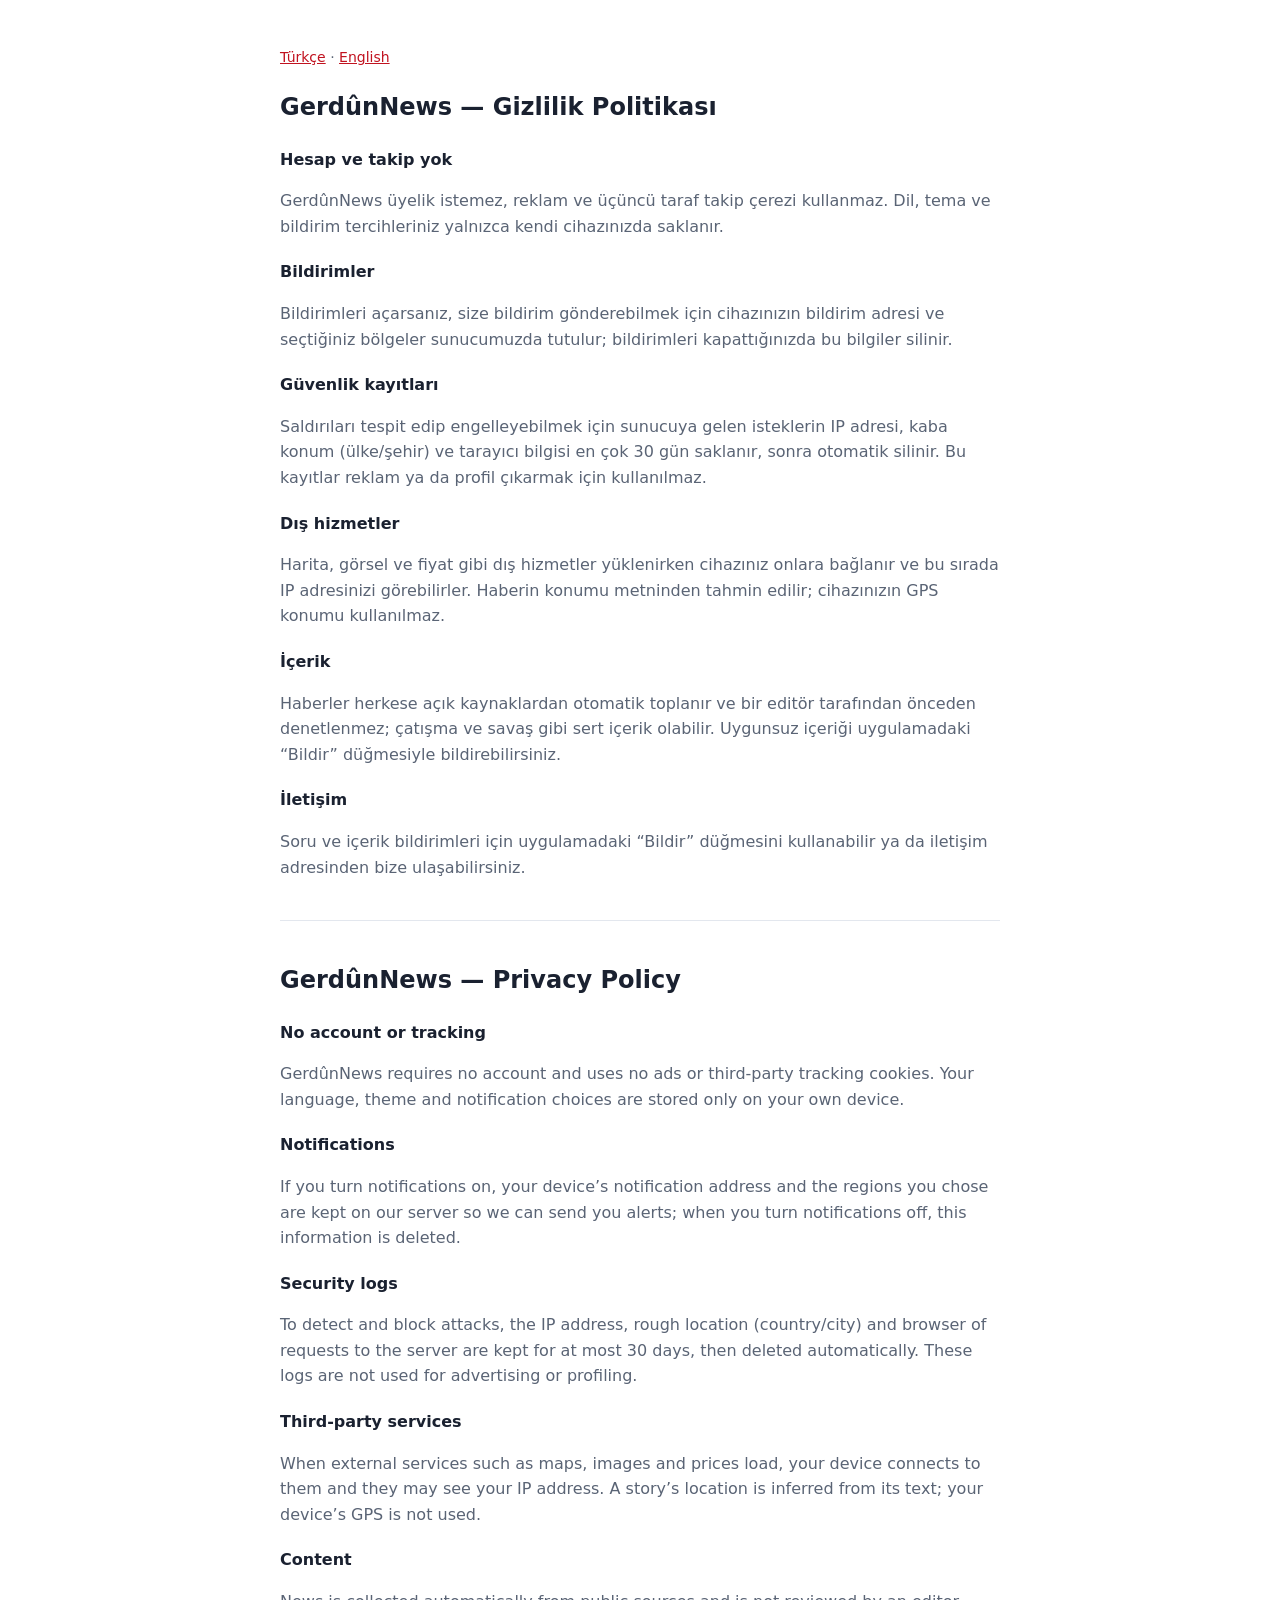
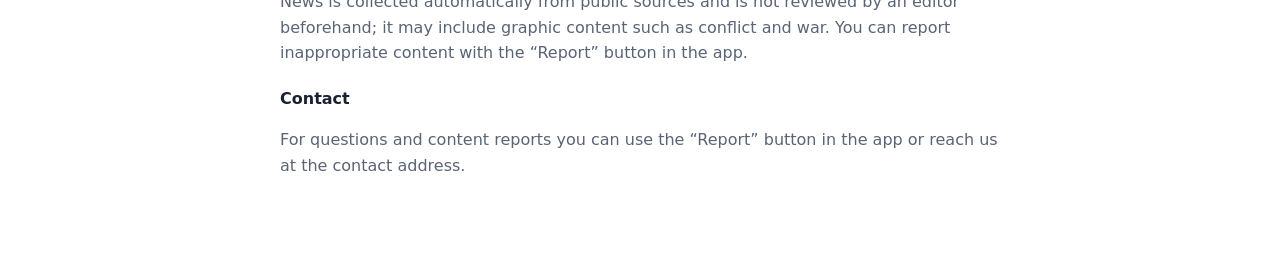
<file: gizlilik.html>
<!doctype html>
<html lang="tr">
<head>
<meta charset="utf-8">
<meta name="viewport" content="width=device-width, initial-scale=1">
<title>GerdûnNews — Gizlilik Politikası / Privacy Policy</title>
<meta name="description" content="GerdûnNews gizlilik politikası / privacy policy">
<style>
  :root { color-scheme: light dark; --fg: #1a2130; --muted: #5a6475; --bg: #fff; --line: #e3e7ee; --accent: #c1121f; }
  @media (prefers-color-scheme: dark) { :root { --fg: #e6ebf2; --muted: #aeb7c6; --bg: #131a27; --line: #2a3342; } }
  body { font: 16px/1.6 system-ui, -apple-system, Segoe UI, Roboto, sans-serif; color: var(--fg); background: var(--bg); margin: 0; }
  main { max-width: 720px; margin: 0 auto; padding: 32px 20px 64px; }
  h1 { font-size: 24px; } h2 { font-size: 19px; margin-top: 32px; } h3 { font-size: 16px; margin: 20px 0 4px; }
  p { color: var(--muted); } a { color: var(--accent); }
  hr { border: 0; border-top: 1px solid var(--line); margin: 40px 0; }
  .lang { font-size: 14px; color: var(--muted); }
</style>
</head>
<body>
<main>
  <p class="lang"><a href="#tr">Türkçe</a> · <a href="#en">English</a></p>

  <section id="tr">
    <h1>GerdûnNews — Gizlilik Politikası</h1>
    <h3>Hesap ve takip yok</h3>
    <p>GerdûnNews üyelik istemez, reklam ve üçüncü taraf takip çerezi kullanmaz. Dil, tema ve bildirim tercihleriniz yalnızca kendi cihazınızda saklanır.</p>
    <h3>Bildirimler</h3>
    <p>Bildirimleri açarsanız, size bildirim gönderebilmek için cihazınızın bildirim adresi ve seçtiğiniz bölgeler sunucumuzda tutulur; bildirimleri kapattığınızda bu bilgiler silinir.</p>
    <h3>Güvenlik kayıtları</h3>
    <p>Saldırıları tespit edip engelleyebilmek için sunucuya gelen isteklerin IP adresi, kaba konum (ülke/şehir) ve tarayıcı bilgisi en çok 30 gün saklanır, sonra otomatik silinir. Bu kayıtlar reklam ya da profil çıkarmak için kullanılmaz.</p>
    <h3>Dış hizmetler</h3>
    <p>Harita, görsel ve fiyat gibi dış hizmetler yüklenirken cihazınız onlara bağlanır ve bu sırada IP adresinizi görebilirler. Haberin konumu metninden tahmin edilir; cihazınızın GPS konumu kullanılmaz.</p>
    <h3>İçerik</h3>
    <p>Haberler herkese açık kaynaklardan otomatik toplanır ve bir editör tarafından önceden denetlenmez; çatışma ve savaş gibi sert içerik olabilir. Uygunsuz içeriği uygulamadaki &ldquo;Bildir&rdquo; düğmesiyle bildirebilirsiniz.</p>
    <h3>İletişim</h3>
    <p>Soru ve içerik bildirimleri için uygulamadaki &ldquo;Bildir&rdquo; düğmesini kullanabilir ya da iletişim adresinden bize ulaşabilirsiniz.</p>
  </section>

  <hr>

  <section id="en">
    <h1>GerdûnNews — Privacy Policy</h1>
    <h3>No account or tracking</h3>
    <p>GerdûnNews requires no account and uses no ads or third-party tracking cookies. Your language, theme and notification choices are stored only on your own device.</p>
    <h3>Notifications</h3>
    <p>If you turn notifications on, your device&rsquo;s notification address and the regions you chose are kept on our server so we can send you alerts; when you turn notifications off, this information is deleted.</p>
    <h3>Security logs</h3>
    <p>To detect and block attacks, the IP address, rough location (country/city) and browser of requests to the server are kept for at most 30 days, then deleted automatically. These logs are not used for advertising or profiling.</p>
    <h3>Third-party services</h3>
    <p>When external services such as maps, images and prices load, your device connects to them and they may see your IP address. A story&rsquo;s location is inferred from its text; your device&rsquo;s GPS is not used.</p>
    <h3>Content</h3>
    <p>News is collected automatically from public sources and is not reviewed by an editor beforehand; it may include graphic content such as conflict and war. You can report inappropriate content with the &ldquo;Report&rdquo; button in the app.</p>
    <h3>Contact</h3>
    <p>For questions and content reports you can use the &ldquo;Report&rdquo; button in the app or reach us at the contact address.</p>
  </section>
</main>
</body>
</html>
</file>
